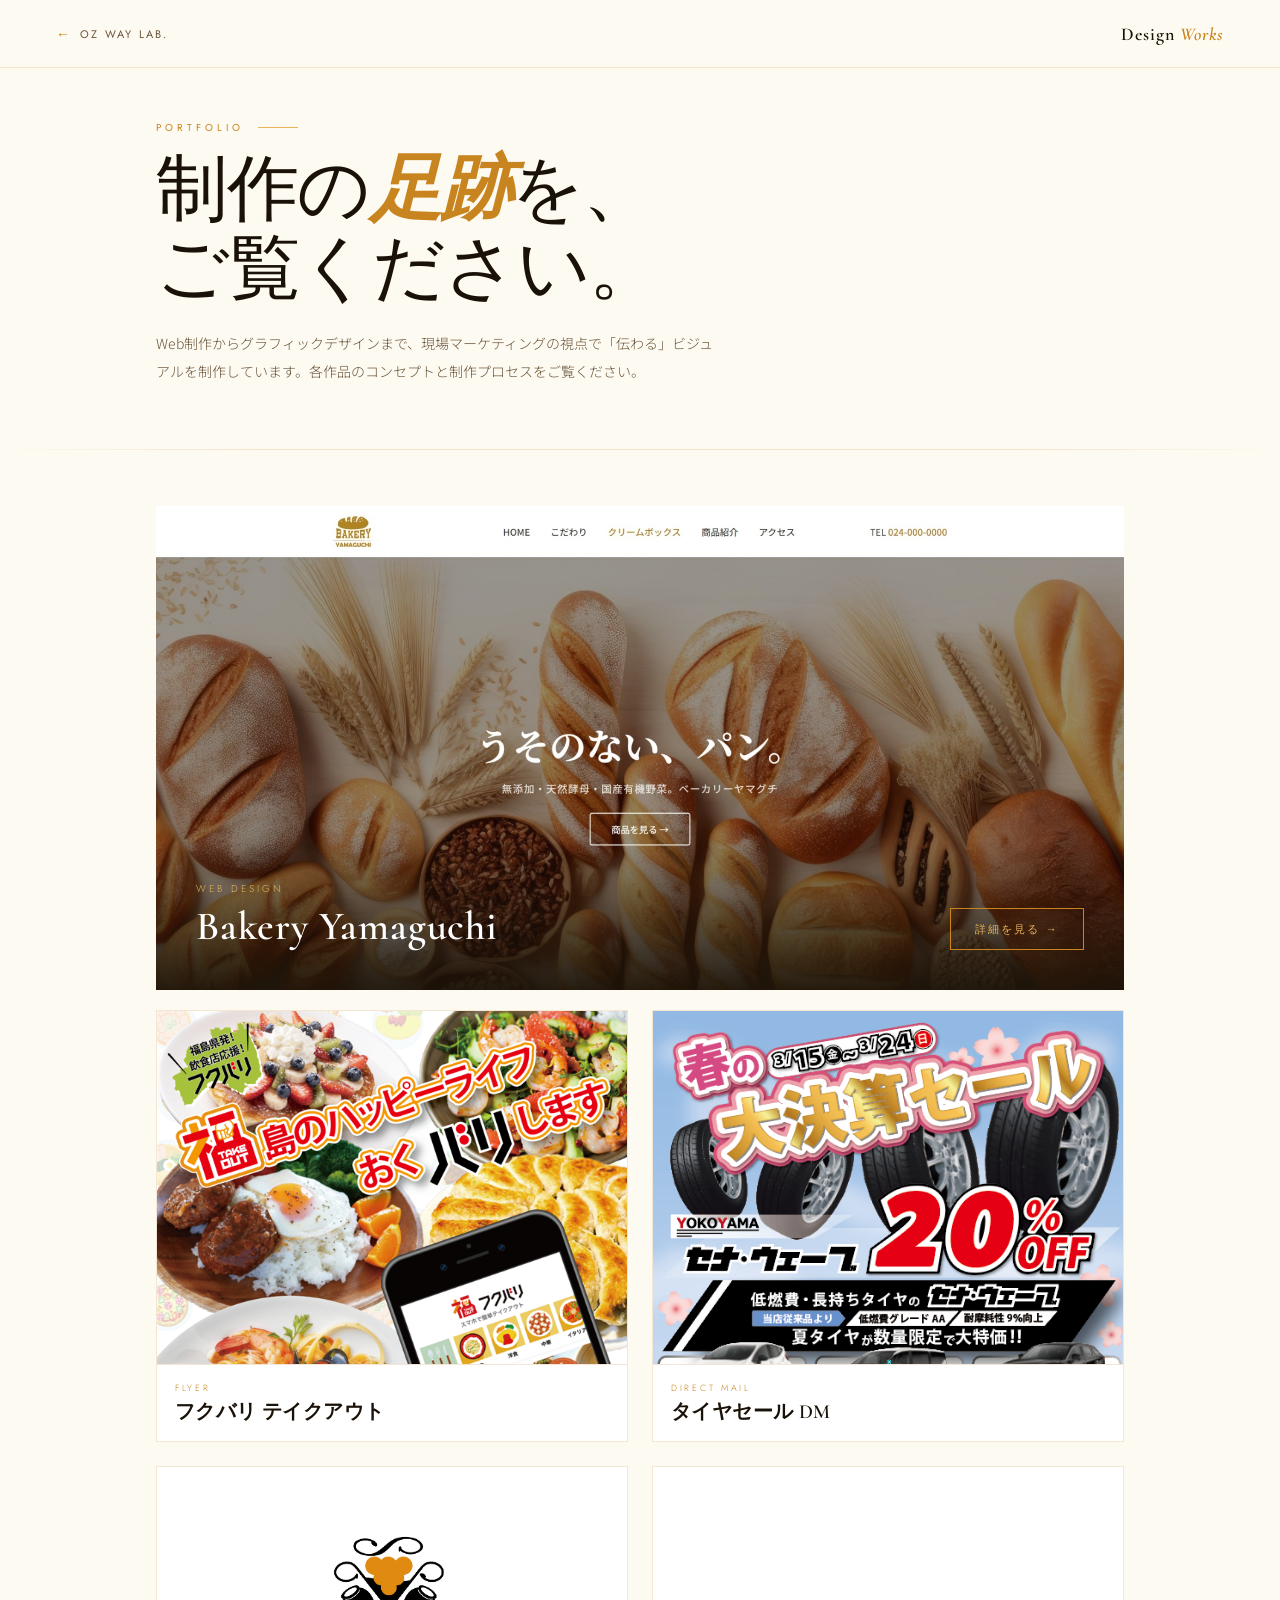
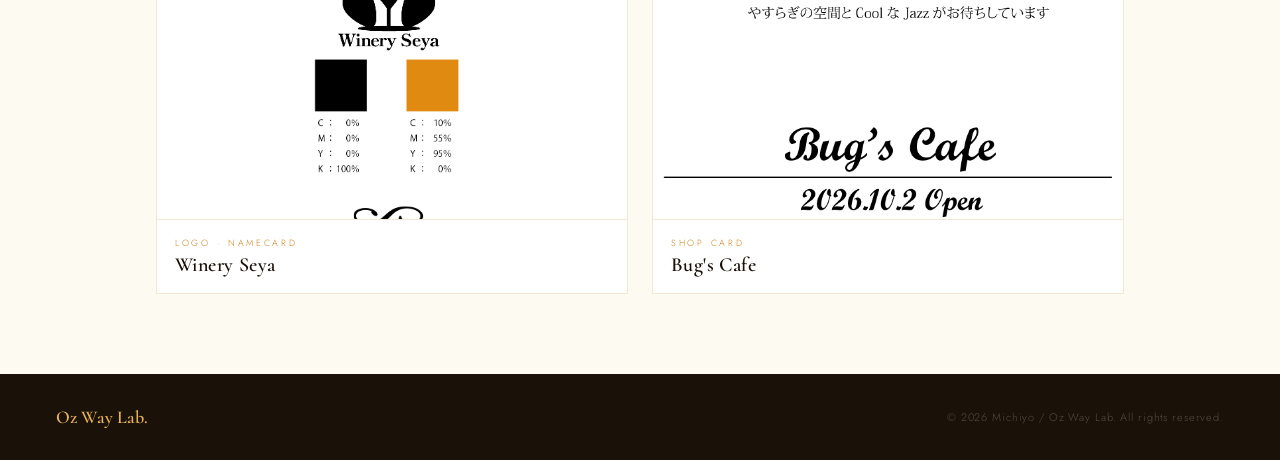
<file: portfolio.html>
<!DOCTYPE html>
<html lang="ja">
<head>
<meta charset="UTF-8">
<meta name="viewport" content="width=device-width, initial-scale=1.0">
<title>Portfolio | Oz Way Lab. — Michiyo</title>
<link href="https://fonts.googleapis.com/css2?family=Cormorant:ital,wght@0,300;0,400;0,600;0,700;1,300;1,400;1,600&family=Jost:wght@200;300;400;500&family=Noto+Sans+JP:wght@300;400;500&display=swap" rel="stylesheet">
<style>
:root {
  --amber: #C8841E;
  --amber-light: #E8B45A;
  --amber-pale: #F5D98A;
  --amber-dark: #7A4E10;
  --cream: #FDFAF2;
  --cream-warm: #F8F0DC;
  --cream-deep: #EFE4C4;
  --parchment: #E8D9B4;
  --ink: #1A1208;
  --ink-mid: #3D2E18;
  --ink-light: #6B5538;
  --silver: #8A9AA8;
  --gold-line: rgba(200,132,30,0.2);
  --container-px: clamp(20px, 5vw, 56px);
  --max-width: 1080px;
}

*, *::before, *::after { margin: 0; padding: 0; box-sizing: border-box; }
html { scroll-behavior: smooth; }

body {
  background: var(--cream);
  color: var(--ink);
  font-family: 'Noto Sans JP', sans-serif;
  font-weight: 300;
  overflow-x: hidden;
  -webkit-font-smoothing: antialiased;
}

img { max-width: 100%; height: auto; display: block; }
a { color: inherit; text-decoration: none; }

/* ========== ナビ ========== */
.nav {
  position: fixed;
  top: 0; left: 0; right: 0;
  z-index: 500;
  background: rgba(253,250,242,0.95);
  backdrop-filter: blur(12px);
  border-bottom: 1px solid var(--gold-line);
  height: 60px;
  display: flex;
  align-items: center;
  padding: 0 var(--container-px);
  justify-content: space-between;
}

.nav__back {
  display: flex;
  align-items: center;
  gap: 8px;
  font-family: 'Jost', sans-serif;
  font-size: 11px;
  font-weight: 400;
  letter-spacing: 0.2em;
  text-transform: uppercase;
  color: var(--ink-light);
  transition: color 0.3s;
}

.nav__back:hover { color: var(--amber); }

.nav__back::before {
  content: '←';
  font-size: 14px;
  color: var(--amber);
}

.nav__logo {
  font-family: 'Cormorant', serif;
  font-size: 18px;
  font-weight: 600;
  color: var(--ink);
  letter-spacing: 0.05em;
}

.nav__logo em {
  font-style: italic;
  color: var(--amber);
}

/* ========== ヘッダー ========== */
.page-header {
  padding: 120px var(--container-px) 64px;
  max-width: var(--max-width);
  margin: 0 auto;
}

.page-header__label {
  font-family: 'Jost', sans-serif;
  font-size: 10px;
  font-weight: 400;
  letter-spacing: 0.4em;
  text-transform: uppercase;
  color: var(--amber);
  display: flex;
  align-items: center;
  gap: 14px;
  margin-bottom: 16px;
}

.page-header__label::after {
  content: '';
  display: block;
  width: 40px;
  height: 1px;
  background: var(--amber-light);
}

.page-header__title {
  font-family: 'Cormorant', serif;
  font-size: clamp(40px, 7vw, 72px);
  font-weight: 300;
  line-height: 1.1;
  color: var(--ink);
  letter-spacing: -0.02em;
}

.page-header__title em {
  font-style: italic;
  font-weight: 600;
  color: var(--amber);
}

.page-header__desc {
  margin-top: 20px;
  font-size: 14px;
  line-height: 2;
  color: var(--ink-light);
  max-width: 560px;
}

/* ========== 仕切り ========== */
.divider {
  height: 1px;
  background: linear-gradient(90deg, transparent, var(--gold-line) 20%, var(--gold-line) 80%, transparent);
}

/* ========== グリッドエリア ========== */
.works-area {
  padding: 0 var(--container-px) 80px;
  max-width: var(--max-width);
  margin: 0 auto;
}

/* ========== フィーチャーカード（Bakery - 大） ========== */
.work-featured {
  margin: 56px 0 20px;
  position: relative;
  cursor: pointer;
  overflow: hidden;
  background: var(--ink);
}

.work-featured__thumb {
  width: 100%;
  aspect-ratio: 16/8;
  overflow: hidden;
  position: relative;
}

.work-featured__thumb img {
  width: 100%;
  height: 100%;
  object-fit: cover;
  object-position: top;
  transition: transform 0.6s ease;
  display: block;
}

.work-featured:hover .work-featured__thumb img {
  transform: scale(1.03);
}

.work-featured__overlay {
  position: absolute;
  bottom: 0; left: 0; right: 0;
  padding: clamp(20px, 4vw, 40px);
  background: linear-gradient(to top, rgba(26,18,8,0.9) 0%, transparent 100%);
  display: flex;
  justify-content: space-between;
  align-items: flex-end;
  gap: 20px;
}

.work-featured__info {}

.work-featured__cat {
  font-family: 'Jost', sans-serif;
  font-size: 10px;
  letter-spacing: 0.3em;
  text-transform: uppercase;
  color: var(--amber-light);
  margin-bottom: 6px;
}

.work-featured__title {
  font-family: 'Cormorant', serif;
  font-size: clamp(24px, 4vw, 40px);
  font-weight: 600;
  color: white;
  letter-spacing: 0.02em;
}

.work-featured__btn {
  flex-shrink: 0;
  padding: 12px 24px;
  border: 1px solid var(--amber);
  font-family: 'Jost', sans-serif;
  font-size: 11px;
  letter-spacing: 0.2em;
  text-transform: uppercase;
  color: var(--amber-light);
  white-space: nowrap;
  transition: all 0.3s;
}

.work-featured:hover .work-featured__btn {
  background: var(--amber);
  color: var(--ink);
}

/* ========== 小グリッド（4点） ========== */
.works-grid {
  display: grid;
  grid-template-columns: repeat(2, 1fr);
  gap: 20px;
}

.work-card {
  cursor: pointer;
  overflow: hidden;
  background: white;
  border: 1px solid var(--gold-line);
  transition: transform 0.3s, box-shadow 0.3s;
}

.work-card:hover {
  transform: translateY(-4px);
  box-shadow: 0 12px 32px rgba(26,18,8,0.12);
}

.work-card__thumb {
  width: 100%;
  aspect-ratio: 4/3;
  overflow: hidden;
  background: var(--cream-deep);
}

.work-card__thumb img {
  width: 100%;
  height: 100%;
  object-fit: cover;
  object-position: top;
  transition: transform 0.5s ease;
}

.work-card:hover .work-card__thumb img {
  transform: scale(1.05);
}

.work-card__body {
  padding: 16px 18px;
  border-top: 1px solid var(--gold-line);
}

.work-card__cat {
  font-family: 'Jost', sans-serif;
  font-size: 9px;
  letter-spacing: 0.3em;
  text-transform: uppercase;
  color: var(--amber);
  margin-bottom: 4px;
}

.work-card__title {
  font-family: 'Cormorant', serif;
  font-size: clamp(16px, 2.5vw, 20px);
  font-weight: 600;
  color: var(--ink);
  letter-spacing: 0.02em;
}

/* ========== モーダル ========== */
.modal-overlay {
  position: fixed;
  inset: 0;
  z-index: 1000;
  background: rgba(26,18,8,0.85);
  backdrop-filter: blur(6px);
  display: flex;
  align-items: flex-start;
  justify-content: center;
  padding: 20px;
  overflow-y: auto;
  opacity: 0;
  pointer-events: none;
  transition: opacity 0.35s;
}

.modal-overlay.is-open {
  opacity: 1;
  pointer-events: auto;
}

.modal {
  background: var(--cream);
  width: 100%;
  max-width: 860px;
  margin: auto;
  position: relative;
  transform: translateY(24px);
  transition: transform 0.35s;
}

.modal-overlay.is-open .modal {
  transform: translateY(0);
}

.modal__close {
  position: absolute;
  top: 16px;
  right: 16px;
  width: 40px;
  height: 40px;
  background: var(--ink);
  border: none;
  cursor: pointer;
  display: flex;
  align-items: center;
  justify-content: center;
  z-index: 10;
  transition: background 0.2s;
}

.modal__close:hover { background: var(--amber-dark); }

.modal__close::before,
.modal__close::after {
  content: '';
  position: absolute;
  width: 16px;
  height: 1.5px;
  background: white;
}

.modal__close::before { transform: rotate(45deg); }
.modal__close::after { transform: rotate(-45deg); }

/* スライダー */
.modal__slider {
  position: relative;
  background: var(--ink);
  overflow: hidden;
}

.modal__slides {
  display: flex;
  transition: transform 0.4s ease;
}

.modal__slide {
  min-width: 100%;
  display: flex;
  align-items: center;
  justify-content: center;
  padding: 40px 20px;
}

.modal__slide img {
  max-height: 60vh;
  width: auto;
  max-width: 100%;
  object-fit: contain;
}

/* スライドナビ */
.modal__nav {
  display: flex;
  align-items: center;
  justify-content: center;
  gap: 12px;
  padding: 16px;
  background: var(--ink);
  border-top: 1px solid rgba(200,132,30,0.2);
  flex-wrap: wrap;
}

.modal__fullsize {
  display: block;
  width: 100%;
  text-align: center;
  padding: 10px;
  background: rgba(200,132,30,0.1);
  border: 1px solid rgba(200,132,30,0.3);
  font-family: 'Jost', sans-serif;
  font-size: 11px;
  letter-spacing: 0.2em;
  text-transform: uppercase;
  color: var(--amber-light);
  cursor: pointer;
  transition: all 0.2s;
  text-decoration: none;
}

.modal__fullsize:hover {
  background: var(--amber);
  color: var(--ink);
  border-color: var(--amber);
}

.modal__dot {
  width: 6px;
  height: 6px;
  border-radius: 50%;
  background: rgba(255,255,255,0.2);
  border: none;
  cursor: pointer;
  transition: background 0.2s;
  padding: 0;
}

.modal__dot.is-active { background: var(--amber); }

.modal__arrow {
  background: none;
  border: 1px solid rgba(200,132,30,0.4);
  color: var(--amber-light);
  font-family: 'Jost', sans-serif;
  font-size: 11px;
  letter-spacing: 0.1em;
  padding: 6px 14px;
  cursor: pointer;
  transition: all 0.2s;
}

.modal__arrow:hover {
  background: var(--amber);
  color: var(--ink);
  border-color: var(--amber);
}

.modal__arrow:disabled {
  opacity: 0.3;
  cursor: default;
}

/* プロセス情報 */
.modal__info {
  padding: clamp(24px, 5vw, 48px);
}

.modal__title {
  font-family: 'Cormorant', serif;
  font-size: clamp(24px, 4vw, 36px);
  font-weight: 600;
  color: var(--ink);
  margin-bottom: 4px;
}

.modal__cat {
  font-family: 'Jost', sans-serif;
  font-size: 10px;
  letter-spacing: 0.3em;
  text-transform: uppercase;
  color: var(--amber);
  margin-bottom: 28px;
}

.modal__process {
  display: grid;
  grid-template-columns: 1fr;
  gap: 20px;
}

.process-item {}

.process-item__label {
  font-family: 'Jost', sans-serif;
  font-size: 10px;
  font-weight: 400;
  letter-spacing: 0.3em;
  text-transform: uppercase;
  color: var(--amber);
  margin-bottom: 8px;
  display: flex;
  align-items: center;
  gap: 10px;
}

.process-item__label::after {
  content: '';
  flex: 1;
  height: 1px;
  background: var(--gold-line);
}

.process-item__text {
  font-size: 14px;
  line-height: 2;
  color: var(--ink-mid);
}

.process-item__tools {
  display: flex;
  flex-wrap: wrap;
  gap: 8px;
  margin-top: 4px;
}

.tool-chip {
  padding: 5px 12px;
  border: 1px solid var(--gold-line);
  font-family: 'Jost', sans-serif;
  font-size: 11px;
  letter-spacing: 0.08em;
  color: var(--ink-light);
}

/* ========== フッター ========== */
.page-footer {
  background: var(--ink);
  padding: 32px var(--container-px);
  display: flex;
  flex-direction: column;
  gap: 12px;
  align-items: center;
  text-align: center;
}

.page-footer__logo {
  font-family: 'Cormorant', serif;
  font-size: 18px;
  font-weight: 600;
  color: var(--amber-light);
}

.page-footer__copy {
  font-family: 'Jost', sans-serif;
  font-size: 11px;
  letter-spacing: 0.08em;
  color: rgba(253,250,242,0.25);
}

/* ========== レスポンシブ ========== */
@media (min-width: 768px) {
  .nav { height: 68px; }

  .works-grid {
    grid-template-columns: repeat(2, 1fr);
    gap: 24px;
  }

  .modal__process {
    grid-template-columns: 1fr 1fr;
    gap: 24px 40px;
  }

  .page-footer {
    flex-direction: row;
    justify-content: space-between;
    text-align: left;
  }
}

@media (min-width: 1024px) {
  .works-grid {
    grid-template-columns: repeat(2, 1fr);
  }
}
</style>
</head>
<body>

<!-- ナビ -->
<header class="nav">
  <a href="index.html" class="nav__back">Oz Way Lab.</a>
  <div class="nav__logo">Design <em>Works</em></div>
</header>

<!-- ページヘッダー -->
<div class="page-header">
  <p class="page-header__label">Portfolio</p>
  <h1 class="page-header__title">制作の<em>足跡</em>を、<br>ご覧ください。</h1>
  <p class="page-header__desc">Web制作からグラフィックデザインまで、現場マーケティングの視点で「伝わる」ビジュアルを制作しています。各作品のコンセプトと制作プロセスをご覧ください。</p>
</div>

<div class="divider"></div>

<!-- 作品エリア -->
<div class="works-area">

  <!-- フィーチャー：Bakery Yamaguchi -->
  <div class="work-featured" data-work="bakery">
    <div class="work-featured__thumb">
      <img src="images/work_bakery_web.png" alt="Bakery Yamaguchi Web Design">
    </div>
    <div class="work-featured__overlay">
      <div class="work-featured__info">
        <p class="work-featured__cat">Web Design</p>
        <h2 class="work-featured__title">Bakery Yamaguchi</h2>
      </div>
      <div class="work-featured__btn">詳細を見る →</div>
    </div>
  </div>

  <!-- 4点グリッド -->
  <div class="works-grid">

    <!-- フクバリ -->
    <div class="work-card" data-work="fukubari">
      <div class="work-card__thumb">
        <img src="images/work_fukubari_design.png" alt="フクバリ テイクアウトチラシ">
      </div>
      <div class="work-card__body">
        <p class="work-card__cat">Flyer</p>
        <h2 class="work-card__title">フクバリ テイクアウト</h2>
      </div>
    </div>

    <!-- タイヤDM -->
    <div class="work-card" data-work="tire">
      <div class="work-card__thumb">
        <img src="images/work_tire.png" alt="タイヤセール DM">
      </div>
      <div class="work-card__body">
        <p class="work-card__cat">Direct Mail</p>
        <h2 class="work-card__title">タイヤセール DM</h2>
      </div>
    </div>

    <!-- ワイナリー -->
    <div class="work-card" data-work="winery">
      <div class="work-card__thumb">
        <img src="images/work_winery.png" alt="Winery Seya ロゴ・名刺">
      </div>
      <div class="work-card__body">
        <p class="work-card__cat">Logo · Namecard</p>
        <h2 class="work-card__title">Winery Seya</h2>
      </div>
    </div>

    <!-- Bugs'cafe -->
    <div class="work-card" data-work="bugs">
      <div class="work-card__thumb">
        <img src="images/work_bugs.png" alt="Bug's Cafe ショップカード">
      </div>
      <div class="work-card__body">
        <p class="work-card__cat">Shop Card</p>
        <h2 class="work-card__title">Bug's Cafe</h2>
      </div>
    </div>

  </div>
</div>

<!-- フッター -->
<footer class="page-footer">
  <div class="page-footer__logo">Oz Way Lab.</div>
  <p class="page-footer__copy">© 2026 Michiyo / Oz Way Lab. All rights reserved.</p>
</footer>

<!-- ========== モーダル ========== -->
<div class="modal-overlay" id="modal">
  <div class="modal">
    <button class="modal__close" id="modalClose" aria-label="閉じる"></button>

    <!-- スライダー -->
    <div class="modal__slider">
      <div class="modal__slides" id="modalSlides"></div>
      <div class="modal__nav" id="modalNav"></div>
      <a href="#" id="modalFullsize" class="modal__fullsize" target="_blank" rel="noopener">✦ フルサイズで見る</a>
    </div>

    <!-- プロセス情報 -->
    <div class="modal__info">
      <h2 class="modal__title" id="modalTitle"></h2>
      <p class="modal__cat" id="modalCat"></p>
      <div class="modal__process" id="modalProcess"></div>
    </div>
  </div>
</div>

<script>
// ========== 作品データ ==========
const works = {
  bakery: {
    title: 'Bakery Yamaguchi',
    cat: 'Web Design',
    fullsize: 'images/work_bakery_web.png',
    images: [
      { src: 'images/work_bakery_web.png', label: 'Web Site' },
      { src: 'images/work_bakery_pc.png', label: 'PC Design' },
      { src: 'images/work_bakery_sp.png', label: 'SP Design' }
    ],
    target: '地元の食にこだわりを持つ30〜50代の女性',
    concept: '素材の誠実さと、地域に根ざした温かさをそのままWebで表現する。キャッチコピー「うそのない、パン。」に象徴される無添加・天然酵母へのこだわりを、デザインの言葉で誠実に伝える。',
    tools: ['Figma', 'HTML / CSS', 'Dreamweaver'],
    point: 'ブランドカラーの琥珀色をメインに、アイボリーと白をベースとした70:25:5の配色設計。フォントはNoto Serif JP（見出し）×Noto Sans JP（本文）で和の品格と読みやすさを両立。「こだわり→クリームボックス→商品→アクセス」という購買導線を設計し、アレルギー情報の明記やGoogleマップ埋め込みなど、ユーザーが安心して行動できる情報設計を心がけた。'
  },
  fukubari: {
    title: 'フクバリ テイクアウトチラシ',
    cat: 'Flyer Design',
    images: [
      { src: 'images/work_fukubari_design.png', label: 'デザイン' },
      { src: 'images/work_fukubari_trim.png', label: '入稿データ（トリム有）' }
    ],
    target: '20〜50代の主婦・働く女性',
    concept: '福島の飲食店を応援するテイクアウトアプリ「フクバリ」の認知拡大。スマホで簡単にテイクアウトできる新しい体験を、チラシという親しみやすい媒体で届ける。',
    tools: ['Illustrator', 'Photoshop'],
    point: '「福島」の飲食店から商品と一緒に「幸福」を「お配りしたい」という願いを込めて「フクバリ」と命名された。その思いを「フク」と「バリ」に分解し、ロゴと文字の配置で自然にブランド名を印象付ける構成。「お店を探す→事前決済→受け取る」の3ステップをアイコンで視覚化。クーポンを左に配置しZの法則に沿った視線誘導を意識した。印刷入稿対応データも作成済み。'
  },
  tire: {
    title: 'タイヤセール DM',
    cat: 'Direct Mail',
    images: [
      { src: 'images/work_tire.png', label: '表面' },
      { src: 'images/work_tire_back.png', label: '裏面（宛名面）' },
      { src: 'images/work_tire_trim.png', label: '入稿データ（トリム有）' }
    ],
    target: '男性・女性・ファミリー層を幅広く網羅',
    concept: '春タイヤの早期購入をお得感で促す販促DM。既存顧客への直接アプローチで購買行動を後押しする。',
    tools: ['Illustrator', 'Photoshop'],
    point: '春らしいピンクとグリーンでお出かけのイメージを演出。宛名面だけで「どこから・何の案内か」が即座に伝わる情報設計を徹底。表面はZの法則に基づき、左上にタイトル「春の大決算セール」、右下に20%OFFと3大特典を配置。視線の流れに沿って購買意欲が高まる構成を意識した。表裏両面の印刷入稿データも作成済み。'
  },
  winery: {
    title: 'Winery Seya',
    cat: 'Logo & Namecard',
    images: [
      { src: 'images/work_winery.png', label: 'ロゴ＋カラーチップ' },
      { src: 'images/work_winery_logo.png', label: 'ロゴ提案8案' },
      { src: 'images/work_winery_card_amber.png', label: '名刺（琥珀色）' },
      { src: 'images/work_winery_card_bordeaux.png', label: '名刺（ボルドー色）' }
    ],
    target: '美容に敏感な30〜40代女性',
    concept: '福島のオーガニックワインを世界に発信する。世界最古の製法「クヴェヴリ」で作られたワインの希少性と、地域との協調性をロゴで表現する。',
    tools: ['Illustrator'],
    point: '屋号「Seya」のSをブドウのツル、Yをワイングラスに見立てロゴに落とし込んだ。ワイン＝ボルドー色のイメージを覆し、クヴェヴリワインを象徴する琥珀色を採用。「クヴェヴリ」の壺を2つ配置することで地域とのパートナーシップを表現。名刺は白・黒・琥珀色の70:25:5でシンプルかつクラシカルに仕上げた。複数案を提案し、カラーバリエーションも制作。'
  },
  bugs: {
    title: "Bug's Cafe",
    cat: 'Shop Card',
    images: [
      { src: 'images/work_bugs.png', label: '縦型' },
      { src: 'images/work_bugs_horizontal.png', label: '横型' }
    ],
    target: 'ひとりの時間を楽しみたい30〜60代男性',
    concept: 'ゆったりとJazzが流れるカフェで、自分だけの時間を贅沢に過ごす体験をカード一枚で演出する。',
    tools: ['Illustrator'],
    point: 'オーナーからのオーダーは「線を1本だけ入れること」。その一言を設計の核に据え、引き算のデザインで店内の落ち着いた空気感を再現。余白を贅沢に使うことで、言葉ではなく空間が語るカードに仕上げた。縦・横2バリエーションを提案。'
  }
};

// ========== モーダル制御 ==========
let currentSlide = 0;
let currentImages = [];

function openModal(workKey) {
  const work = works[workKey];
  if (!work) return;

  currentImages = work.images;
  currentSlide = 0;

  // タイトル・カテゴリ
  document.getElementById('modalTitle').textContent = work.title;
  document.getElementById('modalCat').textContent = work.cat;

  // スライド生成
  const slidesEl = document.getElementById('modalSlides');
  slidesEl.innerHTML = work.images.map(img => `
    <div class="modal__slide">
      <img src="${img.src}" alt="${img.label}" loading="lazy">
    </div>
  `).join('');

  // ドット＋矢印ナビ生成
  const navEl = document.getElementById('modalNav');
  if (work.images.length > 1) {
    navEl.innerHTML = `
      <button class="modal__arrow" id="prevBtn" onclick="changeSlide(-1)">← Prev</button>
      ${work.images.map((img, i) => `
        <button class="modal__dot ${i === 0 ? 'is-active' : ''}" onclick="goToSlide(${i})" title="${img.label}"></button>
      `).join('')}
      <button class="modal__arrow" id="nextBtn" onclick="changeSlide(1)">Next →</button>
    `;
    navEl.style.display = 'flex';
  } else {
    navEl.style.display = 'none';
  }

  // プロセス情報
  document.getElementById('modalProcess').innerHTML = `
    <div class="process-item">
      <p class="process-item__label">Target</p>
      <p class="process-item__text">${work.target}</p>
    </div>
    <div class="process-item">
      <p class="process-item__label">Concept</p>
      <p class="process-item__text">${work.concept}</p>
    </div>
    <div class="process-item">
      <p class="process-item__label">Tools</p>
      <div class="process-item__tools">
        ${work.tools.map(t => `<span class="tool-chip">${t}</span>`).join('')}
      </div>
    </div>
    <div class="process-item">
      <p class="process-item__label">制作ポイント</p>
      <p class="process-item__text">${work.point}</p>
    </div>
  `;

  updateSlider();

  // フルサイズボタン（Bakeryのみ）
  const fullsizeEl = document.getElementById('modalFullsize');
  if (work.fullsize) {
    fullsizeEl.href = work.fullsize;
    fullsizeEl.style.display = 'block';
  } else {
    fullsizeEl.style.display = 'none';
  }

  document.getElementById('modal').classList.add('is-open');
  document.body.style.overflow = 'hidden';
}

function closeModal() {
  document.getElementById('modal').classList.remove('is-open');
  document.body.style.overflow = '';
}

function changeSlide(dir) {
  currentSlide = Math.max(0, Math.min(currentImages.length - 1, currentSlide + dir));
  updateSlider();
}

function goToSlide(index) {
  currentSlide = index;
  updateSlider();
}

function updateSlider() {
  const slidesEl = document.getElementById('modalSlides');
  slidesEl.style.transform = `translateX(-${currentSlide * 100}%)`;

  const dots = document.querySelectorAll('.modal__dot');
  dots.forEach((dot, i) => dot.classList.toggle('is-active', i === currentSlide));

  const prevBtn = document.getElementById('prevBtn');
  const nextBtn = document.getElementById('nextBtn');
  if (prevBtn) prevBtn.disabled = currentSlide === 0;
  if (nextBtn) nextBtn.disabled = currentSlide === currentImages.length - 1;
}

// ========== イベントリスナー ==========
document.querySelectorAll('[data-work]').forEach(el => {
  el.addEventListener('click', () => openModal(el.dataset.work));
});

document.getElementById('modalClose').addEventListener('click', closeModal);

document.getElementById('modal').addEventListener('click', function(e) {
  if (e.target === this) closeModal();
});

document.addEventListener('keydown', function(e) {
  if (e.key === 'Escape') closeModal();
  if (e.key === 'ArrowLeft') changeSlide(-1);
  if (e.key === 'ArrowRight') changeSlide(1);
});
</script>
</body>
</html>
</file>
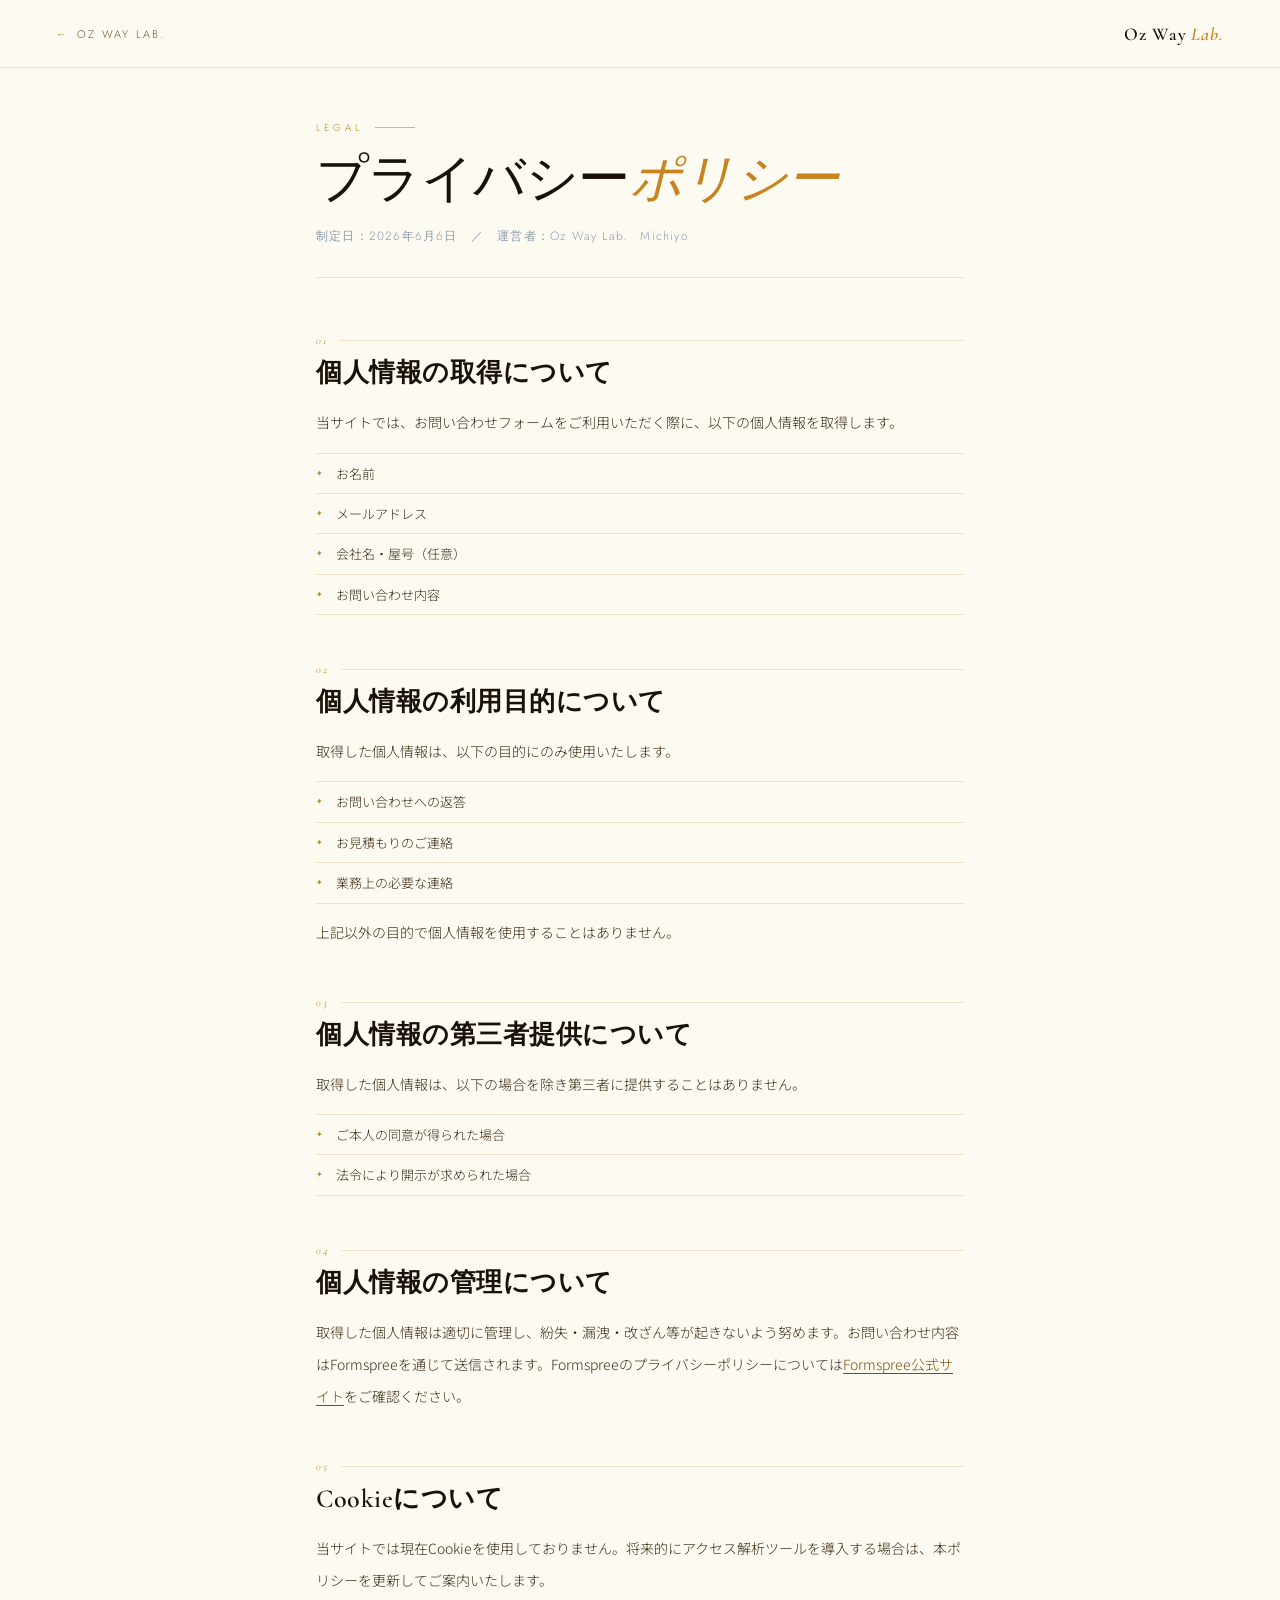
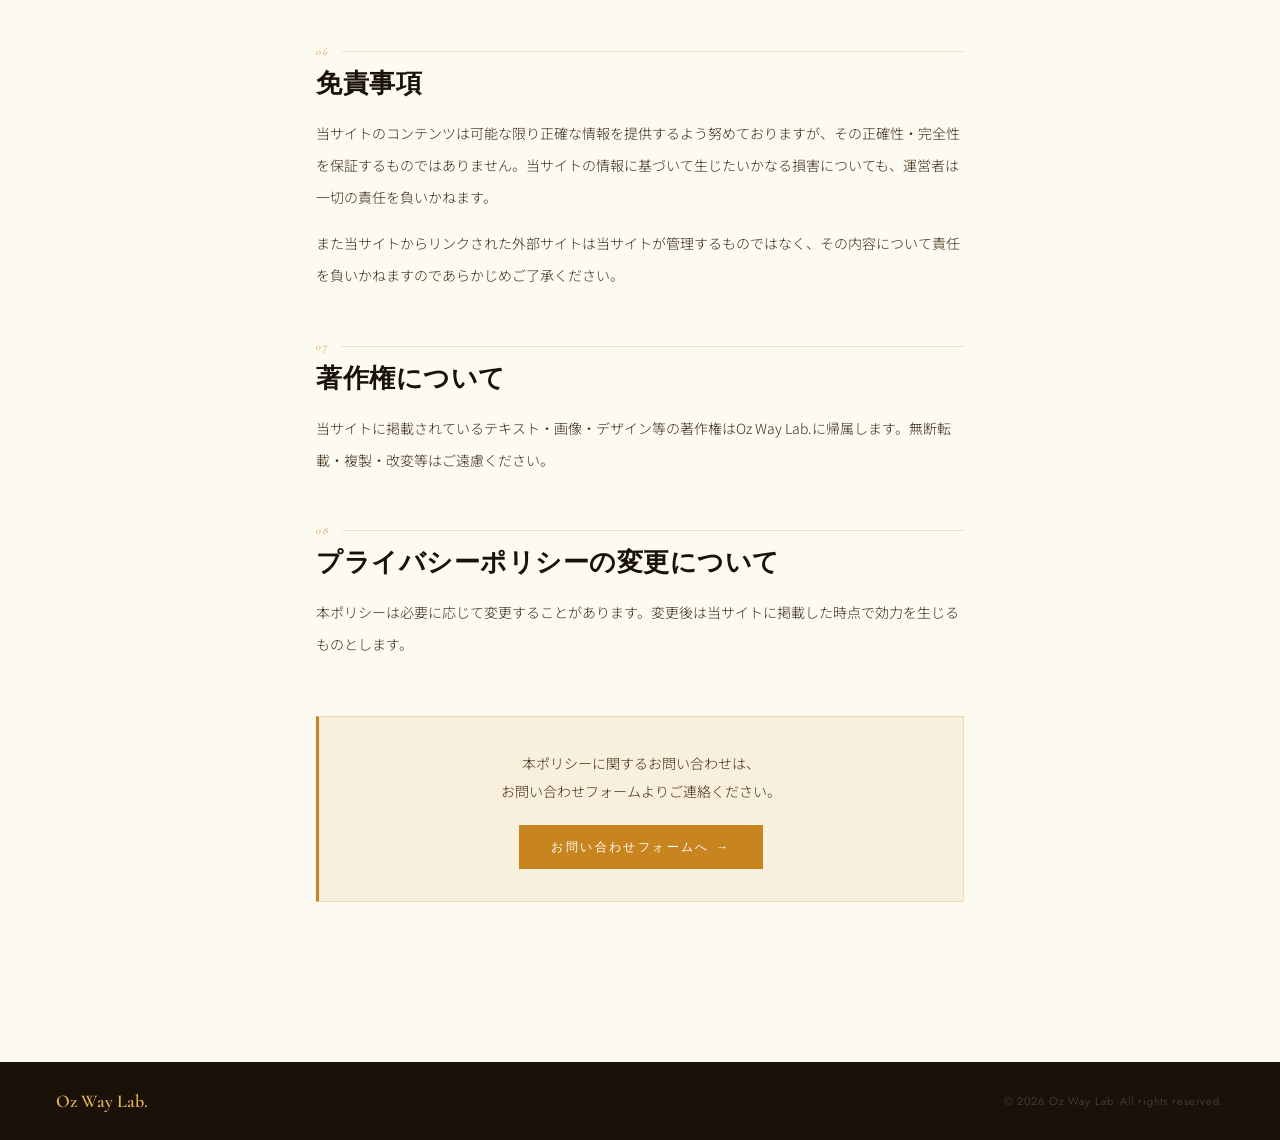
<file: privacy.html>
<!DOCTYPE html>
<html lang="ja">
<head>
<meta charset="UTF-8">
<meta name="viewport" content="width=device-width, initial-scale=1.0">
<title>プライバシーポリシー | Oz Way Lab.</title>
<link href="https://fonts.googleapis.com/css2?family=Cormorant:ital,wght@0,300;0,400;0,600;1,300;1,400&family=Jost:wght@300;400;500&family=Noto+Sans+JP:wght@300;400;500&display=swap" rel="stylesheet">
<style>
:root {
  --amber: #C8841E;
  --amber-light: #E8B45A;
  --amber-dark: #7A4E10;
  --cream: #FDFAF2;
  --cream-warm: #F8F0DC;
  --parchment: #E8D9B4;
  --ink: #1A1208;
  --ink-mid: #3D2E18;
  --ink-light: #6B5538;
  --silver: #8A9AA8;
  --gold-line: rgba(200,132,30,0.2);
  --container-px: clamp(20px, 5vw, 56px);
}

*, *::before, *::after { margin: 0; padding: 0; box-sizing: border-box; }
html { scroll-behavior: smooth; }

body {
  background: var(--cream);
  color: var(--ink);
  font-family: 'Noto Sans JP', sans-serif;
  font-weight: 300;
  -webkit-font-smoothing: antialiased;
}

/* ナビ */
.nav {
  position: fixed;
  top: 0; left: 0; right: 0;
  z-index: 500;
  background: rgba(253,250,242,0.95);
  backdrop-filter: blur(12px);
  border-bottom: 1px solid var(--gold-line);
  height: 60px;
  display: flex;
  align-items: center;
  padding: 0 var(--container-px);
  justify-content: space-between;
}

.nav__back {
  display: flex;
  align-items: center;
  gap: 8px;
  font-family: 'Jost', sans-serif;
  font-size: 11px;
  letter-spacing: 0.2em;
  text-transform: uppercase;
  color: var(--ink-light);
  text-decoration: none;
  transition: color 0.3s;
}

.nav__back::before { content: '←'; color: var(--amber); }
.nav__back:hover { color: var(--amber); }

.nav__logo {
  font-family: 'Cormorant', serif;
  font-size: 18px;
  font-weight: 600;
  color: var(--ink);
  letter-spacing: 0.05em;
  text-decoration: none;
}

.nav__logo em { font-style: italic; color: var(--amber); }

/* ページ本体 */
.page-wrap {
  max-width: 760px;
  margin: 0 auto;
  padding: 100px var(--container-px) 80px;
}

/* ヘッダー */
.page-header {
  margin-bottom: 56px;
  padding-bottom: 32px;
  border-bottom: 1px solid var(--gold-line);
}

.page-header__label {
  font-family: 'Jost', sans-serif;
  font-size: 10px;
  letter-spacing: 0.4em;
  text-transform: uppercase;
  color: var(--amber);
  margin-bottom: 14px;
  display: flex;
  align-items: center;
  gap: 12px;
}

.page-header__label::after {
  content: '';
  display: block;
  width: 40px;
  height: 1px;
  background: var(--amber-light);
}

.page-header__title {
  font-family: 'Cormorant', serif;
  font-size: clamp(32px, 6vw, 52px);
  font-weight: 300;
  line-height: 1.2;
  color: var(--ink);
  letter-spacing: -0.01em;
  margin-bottom: 16px;
}

.page-header__title em {
  font-style: italic;
  color: var(--amber);
}

.page-header__meta {
  font-family: 'Jost', sans-serif;
  font-size: 12px;
  letter-spacing: 0.1em;
  color: var(--silver);
}

/* セクション */
.policy-section {
  margin-bottom: 48px;
}

.policy-section:last-child { margin-bottom: 0; }

.policy-section__num {
  font-family: 'Cormorant', serif;
  font-size: 11px;
  font-style: italic;
  letter-spacing: 0.2em;
  color: var(--amber);
  margin-bottom: 8px;
  display: flex;
  align-items: center;
  gap: 12px;
}

.policy-section__num::after {
  content: '';
  flex: 1;
  height: 1px;
  background: var(--gold-line);
}

.policy-section__title {
  font-family: 'Cormorant', serif;
  font-size: clamp(20px, 3vw, 26px);
  font-weight: 600;
  color: var(--ink);
  margin-bottom: 16px;
  letter-spacing: 0.02em;
}

.policy-section__body {
  font-size: 14px;
  line-height: 2.3;
  color: var(--ink-mid);
}

.policy-section__body p {
  margin-bottom: 14px;
}

.policy-section__body p:last-child { margin-bottom: 0; }

.policy-section__body ul {
  padding-left: 0;
  list-style: none;
  margin: 12px 0;
}

.policy-section__body ul li {
  padding: 8px 0 8px 20px;
  border-bottom: 1px solid var(--gold-line);
  position: relative;
  font-size: 13px;
  color: var(--ink-mid);
  line-height: 1.8;
}

.policy-section__body ul li:first-child { border-top: 1px solid var(--gold-line); }

.policy-section__body ul li::before {
  content: '✦';
  position: absolute;
  left: 0;
  font-size: 8px;
  color: var(--amber);
  top: 12px;
}

.policy-section__body a {
  color: var(--amber-dark);
  text-decoration: underline;
  text-underline-offset: 3px;
  transition: color 0.2s;
}

.policy-section__body a:hover { color: var(--amber); }

/* お問い合わせボックス */
.contact-box {
  margin-top: 56px;
  padding: 32px;
  background: var(--cream-warm);
  border: 1px solid var(--gold-line);
  border-left: 3px solid var(--amber);
  text-align: center;
}

.contact-box__text {
  font-size: 14px;
  line-height: 2;
  color: var(--ink-mid);
  margin-bottom: 20px;
}

.contact-box__btn {
  display: inline-block;
  padding: 13px 32px;
  background: var(--amber);
  font-family: 'Jost', sans-serif;
  font-size: 12px;
  font-weight: 400;
  letter-spacing: 0.2em;
  text-transform: uppercase;
  color: white;
  text-decoration: none;
  transition: background 0.3s;
}

.contact-box__btn:hover { background: var(--amber-dark); }

/* フッター */
.footer {
  background: var(--ink);
  padding: 28px var(--container-px);
  display: flex;
  flex-direction: column;
  gap: 10px;
  align-items: center;
  text-align: center;
  margin-top: 80px;
}

.footer__logo {
  font-family: 'Cormorant', serif;
  font-size: 18px;
  font-weight: 600;
  color: var(--amber-light);
  text-decoration: none;
}

.footer__copy {
  font-family: 'Jost', sans-serif;
  font-size: 11px;
  letter-spacing: 0.08em;
  color: rgba(253,250,242,0.25);
}

@media (min-width: 768px) {
  .nav { height: 68px; }
  .page-wrap { padding-top: 120px; }
  .footer {
    flex-direction: row;
    justify-content: space-between;
    text-align: left;
  }
}
</style>
</head>
<body>

<!-- ナビ -->
<header class="nav">
  <a href="index.html" class="nav__back">Oz Way Lab.</a>
  <a href="index.html" class="nav__logo">Oz Way <em>Lab.</em></a>
</header>

<!-- 本文 -->
<main class="page-wrap">

  <div class="page-header">
    <p class="page-header__label">Legal</p>
    <h1 class="page-header__title">プライバシー<em>ポリシー</em></h1>
    <p class="page-header__meta">制定日：2026年6月6日　／　運営者：Oz Way Lab.　Michiyo</p>
  </div>

  <!-- 1 -->
  <div class="policy-section">
    <p class="policy-section__num">01</p>
    <h2 class="policy-section__title">個人情報の取得について</h2>
    <div class="policy-section__body">
      <p>当サイトでは、お問い合わせフォームをご利用いただく際に、以下の個人情報を取得します。</p>
      <ul>
        <li>お名前</li>
        <li>メールアドレス</li>
        <li>会社名・屋号（任意）</li>
        <li>お問い合わせ内容</li>
      </ul>
    </div>
  </div>

  <!-- 2 -->
  <div class="policy-section">
    <p class="policy-section__num">02</p>
    <h2 class="policy-section__title">個人情報の利用目的について</h2>
    <div class="policy-section__body">
      <p>取得した個人情報は、以下の目的にのみ使用いたします。</p>
      <ul>
        <li>お問い合わせへの返答</li>
        <li>お見積もりのご連絡</li>
        <li>業務上の必要な連絡</li>
      </ul>
      <p>上記以外の目的で個人情報を使用することはありません。</p>
    </div>
  </div>

  <!-- 3 -->
  <div class="policy-section">
    <p class="policy-section__num">03</p>
    <h2 class="policy-section__title">個人情報の第三者提供について</h2>
    <div class="policy-section__body">
      <p>取得した個人情報は、以下の場合を除き第三者に提供することはありません。</p>
      <ul>
        <li>ご本人の同意が得られた場合</li>
        <li>法令により開示が求められた場合</li>
      </ul>
    </div>
  </div>

  <!-- 4 -->
  <div class="policy-section">
    <p class="policy-section__num">04</p>
    <h2 class="policy-section__title">個人情報の管理について</h2>
    <div class="policy-section__body">
      <p>取得した個人情報は適切に管理し、紛失・漏洩・改ざん等が起きないよう努めます。お問い合わせ内容はFormspreeを通じて送信されます。Formspreeのプライバシーポリシーについては<a href="https://formspree.io/legal/privacy-policy/" target="_blank" rel="noopener">Formspree公式サイト</a>をご確認ください。</p>
    </div>
  </div>

  <!-- 5 -->
  <div class="policy-section">
    <p class="policy-section__num">05</p>
    <h2 class="policy-section__title">Cookieについて</h2>
    <div class="policy-section__body">
      <p>当サイトでは現在Cookieを使用しておりません。将来的にアクセス解析ツールを導入する場合は、本ポリシーを更新してご案内いたします。</p>
    </div>
  </div>

  <!-- 6 -->
  <div class="policy-section">
    <p class="policy-section__num">06</p>
    <h2 class="policy-section__title">免責事項</h2>
    <div class="policy-section__body">
      <p>当サイトのコンテンツは可能な限り正確な情報を提供するよう努めておりますが、その正確性・完全性を保証するものではありません。当サイトの情報に基づいて生じたいかなる損害についても、運営者は一切の責任を負いかねます。</p>
      <p>また当サイトからリンクされた外部サイトは当サイトが管理するものではなく、その内容について責任を負いかねますのであらかじめご了承ください。</p>
    </div>
  </div>

  <!-- 7 -->
  <div class="policy-section">
    <p class="policy-section__num">07</p>
    <h2 class="policy-section__title">著作権について</h2>
    <div class="policy-section__body">
      <p>当サイトに掲載されているテキスト・画像・デザイン等の著作権はOz Way Lab.に帰属します。無断転載・複製・改変等はご遠慮ください。</p>
    </div>
  </div>

  <!-- 8 -->
  <div class="policy-section">
    <p class="policy-section__num">08</p>
    <h2 class="policy-section__title">プライバシーポリシーの変更について</h2>
    <div class="policy-section__body">
      <p>本ポリシーは必要に応じて変更することがあります。変更後は当サイトに掲載した時点で効力を生じるものとします。</p>
    </div>
  </div>

  <!-- お問い合わせ -->
  <div class="contact-box">
    <p class="contact-box__text">本ポリシーに関するお問い合わせは、<br>お問い合わせフォームよりご連絡ください。</p>
    <a href="index.html#contact" class="contact-box__btn">お問い合わせフォームへ →</a>
  </div>

</main>

<!-- フッター -->
<footer class="footer">
  <a href="index.html" class="footer__logo">Oz Way Lab.</a>
  <p class="footer__copy">© 2026 Oz Way Lab. All rights reserved.</p>
</footer>

</body>
</html>
</file>
